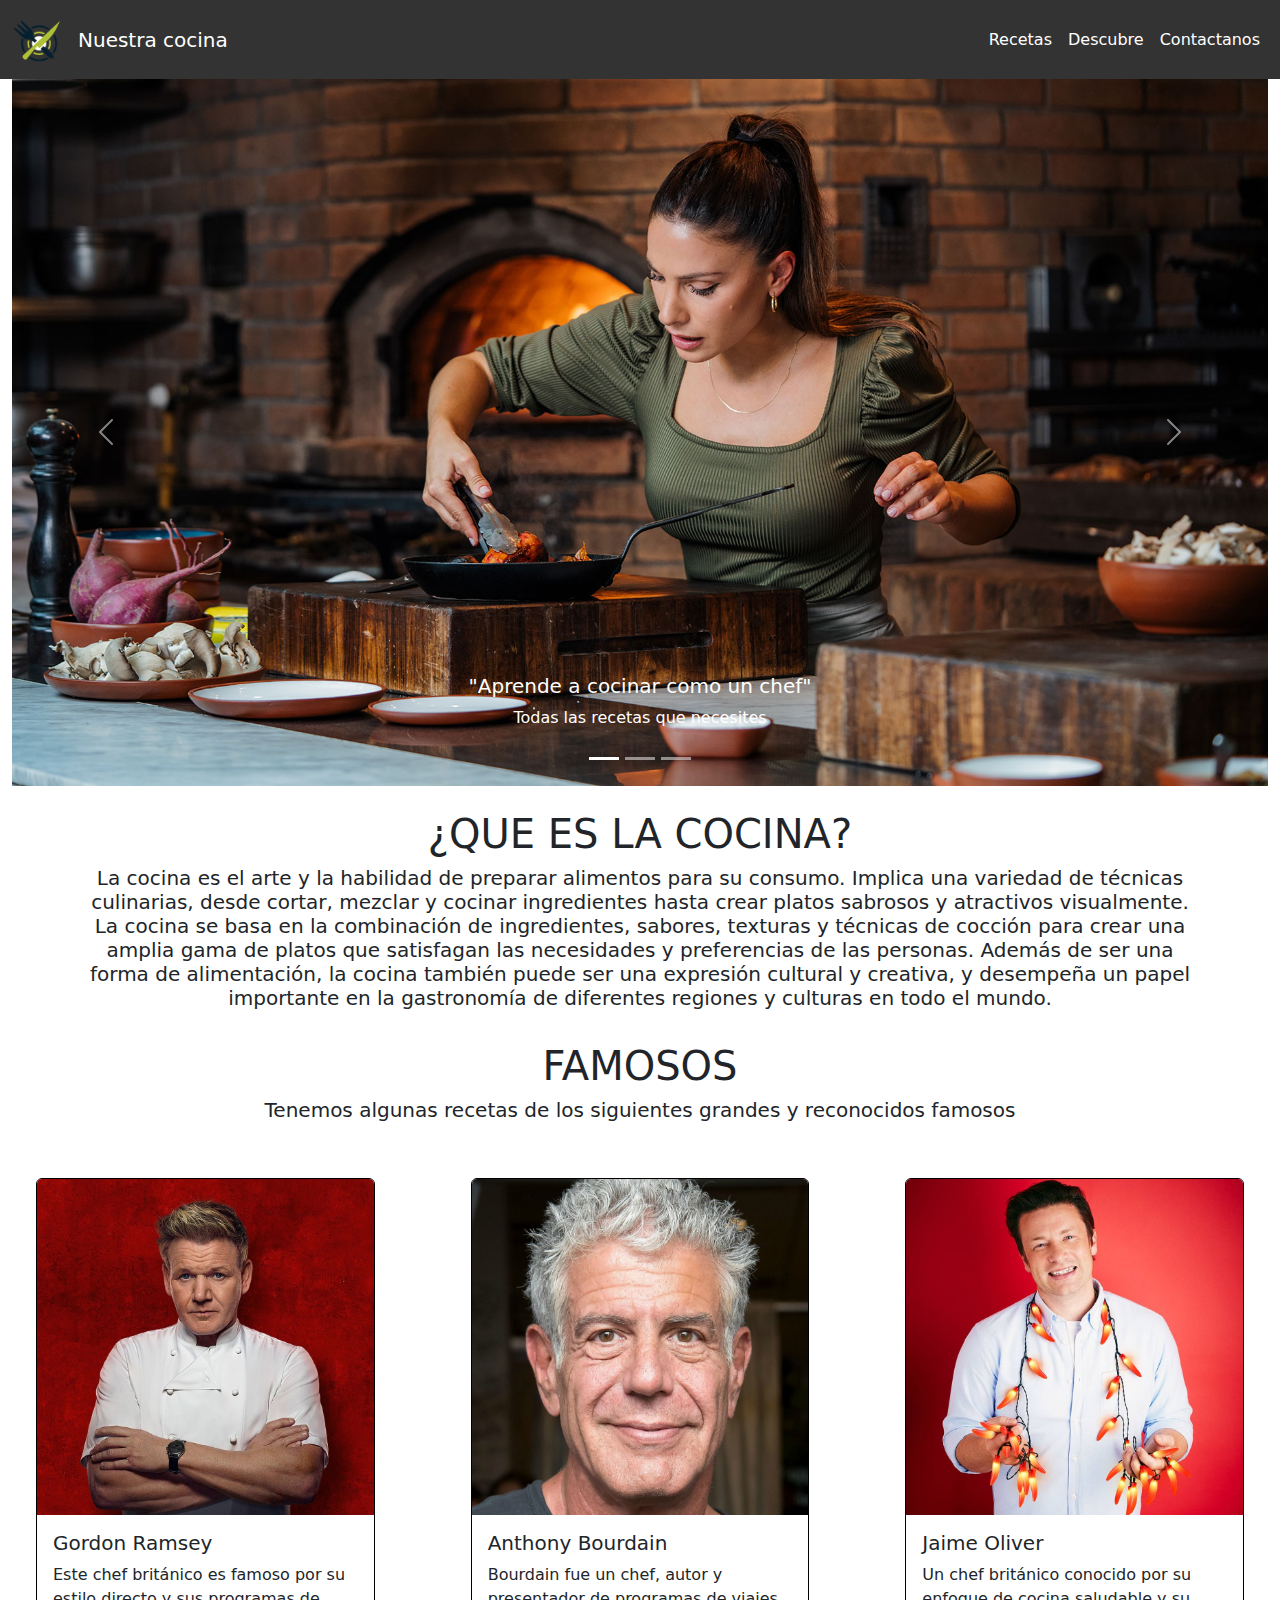
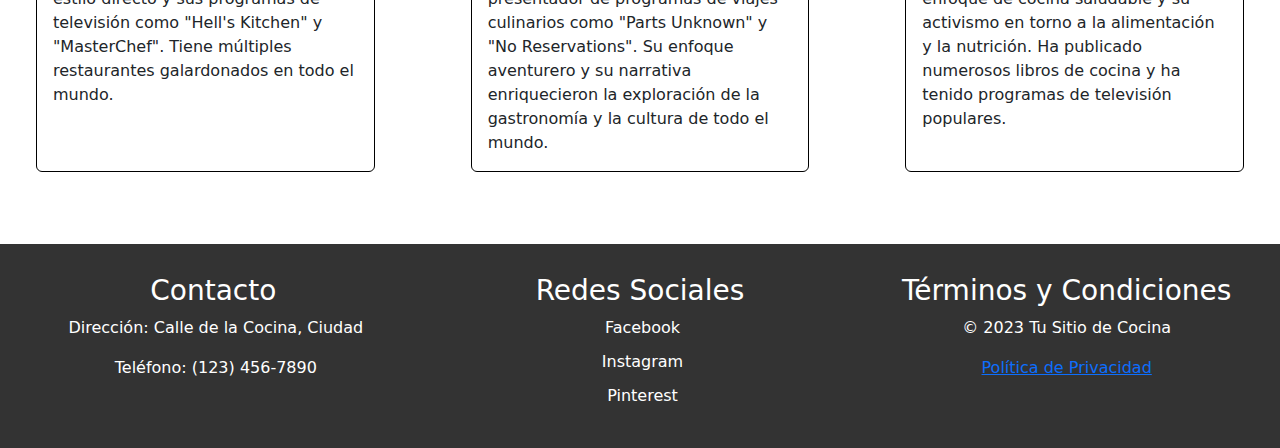
<file: index.html>
<!doctype html>
<html lang="es">
<head>
    <meta charset="UTF-8">
    <meta name="viewport"
          content="width=device-width, user-scalable=no, initial-scale=1.0, maximum-scale=1.0, minimum-scale=1.0">
    <meta http-equiv="X-UA-Compatible" content="ie=edge">
    
    <title>Nuestra cocina</title>
    <!-- AQUÍ SE AGREGAN LOS META QUE SIRVEN PARA EL SEO DE LA PAGINA -->
    
    
    
    <!-- CSS BOOTSTRAP LOCAL (IDEAL) -->
    <link rel="stylesheet" href="assets/css/bootstrap/css/bootstrap.min.css">

    <!-- AQUÍ SE AGREGA LOS CSS PERSONALIZADOS -->
    <link rel="stylesheet" href="assets/css/style.css">
</head>

<!-- Menu -->

<body>
<header>
<nav class="navbar navbar-expand-lg bg-green">
    <div class="container-fluid">
        <a class="navbar-brand" href="#">
            <img src="assets/img/logo1.png" alt="Logo" width="50" height="50" class="d-inline-block align-text-top"></a>
        <a class="navbar-brand " href="index.html">Nuestra cocina</a>
        <button class="navbar-toggler custom-white-icon" type="button" data-bs-toggle="collapse" data-bs-target="#navbarSupportedContent" aria-controls="navbarSupportedContent" aria-expanded="false" aria-label="Toggle navigation">
            <span class="navbar-toggler-icon custom-white-icon"></span>
        </button>
        <div class="collapse navbar-collapse" id="navbarSupportedContent">
            <ul class="navbar-nav ms-auto mb-2 mb-lg-0">
                <li class="nav-item">
                    <a class="nav-link active text-white" aria-current="page" href="imagenes.html">Recetas</a>
                </li>
                <li class="nav-item">
                    <a class="nav-link text-white" href="recetas.html">Descubre</a>
                </li>
                <li class="nav-item">
                    <a class="nav-link text-white" href="contacto.html">Contactanos</a>
                </li>
            </ul>
        </div>
    </div>
</nav>
</header>

<!-- CARRUSEL -->
<div class="container-fluid">
<div id="carouselExampleCaptions" class="carousel slide">
    <div class="carousel-indicators">
        <button type="button" data-bs-target="#carouselExampleCaptions" data-bs-slide-to="0" class="active" aria-current="true" aria-label="Slide 1"></button>
        <button type="button" data-bs-target="#carouselExampleCaptions" data-bs-slide-to="1" aria-label="Slide 2"></button>
        <button type="button" data-bs-target="#carouselExampleCaptions" data-bs-slide-to="2" aria-label="Slide 3"></button>
    </div>
    <div class="carousel-inner">
        <div class="carousel-item active">
            <img src="assets/img/portada.jpg" class="d-block w-100 mmx-auto" alt="...">
            <div class="carousel-caption d-none d-md-block">

                <h5>"Aprende a cocinar como un chef"</h5>
                <p>Todas las recetas que necesites</p>
            </div>
        </div>
        <div class="carousel-item">
            <img src="assets/img/portada1.jpg" class="d-block w-100 mx-auto" alt="...">
            <div class="carousel-caption d-none d-md-block">

                <h5>"Recetas nuevas todos los dias"</h5>
                <p>De tus chefs favoritos</p>
            </div>
        </div>
        <div class="carousel-item">
            <img src="assets/img/portada2.jpg" class="d-block w-100 mx-auto" alt="...">
            <div class="carousel-caption d-none d-md-block">

                <h5>"Aprende desde cero"</h5>
                <p>Te daremos todos los ingredientes</p>
            </div>
        </div>
    </div>
    <button class="carousel-control-prev" type="button" data-bs-target="#carouselExampleCaptions" data-bs-slide="prev">
        <span class="carousel-control-prev-icon" aria-hidden="true"></span>
        <span class="visually-hidden">Previous</span>
    </button>
    <button class="carousel-control-next" type="button" data-bs-target="#carouselExampleCaptions" data-bs-slide="next">
        <span class="carousel-control-next-icon" aria-hidden="true"></span>
        <span class="visually-hidden">Next</span>
    </button>
</div>
</div>


<!-- Informacion -->

<br>
<div class="container text-lg-center">
<h1>¿QUE ES LA COCINA?</h1>
<h5>La cocina es el arte y la habilidad de preparar alimentos para su consumo. Implica una variedad de técnicas culinarias, desde cortar, mezclar y cocinar ingredientes hasta crear platos sabrosos y atractivos visualmente. La cocina se basa en la combinación de ingredientes, sabores, texturas y técnicas de cocción para crear una amplia gama de platos que satisfagan las necesidades y preferencias de las personas. Además de ser una forma de alimentación, la cocina también puede ser una expresión cultural y creativa, y desempeña un papel importante en la gastronomía de diferentes regiones y culturas en todo el mundo.</h5>
</div>
<br>

<!-- Famosos -->

<div class="container text-lg-center">
    <h1>FAMOSOS</h1>
    <h5>Tenemos algunas recetas de los siguientes grandes y reconocidos famosos</h5>
</div>

<div class="row row-cols-1 row-cols-md-3 g-4">
    <div class="col p-5">
        <div class="card border-black h-100">
            <img src="assets/img/gordon.jpg" class="card-img-top" alt="...">
            <div class="card-body">
                <h5 class="card-title">Gordon Ramsey</h5>
                <p class="card-text">Este chef británico es famoso por su estilo directo y sus programas de televisión como "Hell's Kitchen" y "MasterChef". Tiene múltiples restaurantes galardonados en todo el mundo.</p>

            </div>
        </div>
    </div>

    <div class="col p-5">
        <div class="card border-black h-100">
            <img src="assets/img/tipo1.jpg" class="card-img-top" alt="...">
            <div class="card-body">
                <h5 class="card-title">Anthony Bourdain</h5>
                <p class="card-text">Bourdain fue un chef, autor y presentador de programas de viajes culinarios como "Parts Unknown" y "No Reservations". Su enfoque aventurero y su narrativa enriquecieron la exploración de la gastronomía y la cultura de todo el mundo.</p>
            </div>
        </div>
    </div>

    <div class="col p-5">
        <div class="card border-black h-100">
            <img src="assets/img/tipo2.jpg" class="card-img-top" alt="...">
            <div class="card-body">
                <h5 class="card-title">Jaime Oliver</h5>
                <p class="card-text">Un chef británico conocido por su enfoque de cocina saludable y su activismo en torno a la alimentación y la nutrición. Ha publicado numerosos libros de cocina y ha tenido programas de televisión populares.</p>
            </div>
        </div>
    </div>
</div>

<br>

<!-- parte inferior -->



    <!-- FIN DEL CONTENIDO DE LA WEB-->
    
    <!-- AQUÍ SE AGREGAN LOS JS PERSONALIZADOS -->

    <!-- JS BOOTSTRAP LOCAL (IDEAL)-->
    <script src="assets/js/bootstrap/js/bootstrap.bundle.min.js"></script>
</body>
<div class="container-global1">
    <footer>
        <div class="footer-content">
            <div class="contact-info">
                <h3>Contacto</h3>
                <p><i class="fas fa-map-marker-alt"></i> Dirección: Calle de la Cocina, Ciudad</p>
                <p><i class="fas fa-phone"></i> Teléfono: (123) 456-7890</p>
            </div>
            <div class="social-media">
                <h3>Redes Sociales</h3>
                <a href="https://www.facebook.com"><i class="fab fa-facebook"></i> Facebook</a>
                <a href="https://www.instagram.com"><i class="fab fa-instagram"></i> Instagram</a>
                <a href="https://www.pinterest.com"><i class="fab fa-pinterest"></i> Pinterest</a>
            </div>
            <div class="legal-info">
                <h3>Términos y Condiciones</h3>
                <p>© 2023 Tu Sitio de Cocina</p>
                <p><a href="https://docs.google.com/document/d/1N4qWHSq5qyp-2RDHGKJ8KRUHoCc4axzwyCjHVe-6NaQ/edit?usp=sharing">Política de Privacidad</a></p>
            </div>
        </div>
    </footer>
</div>
</html>
</file>
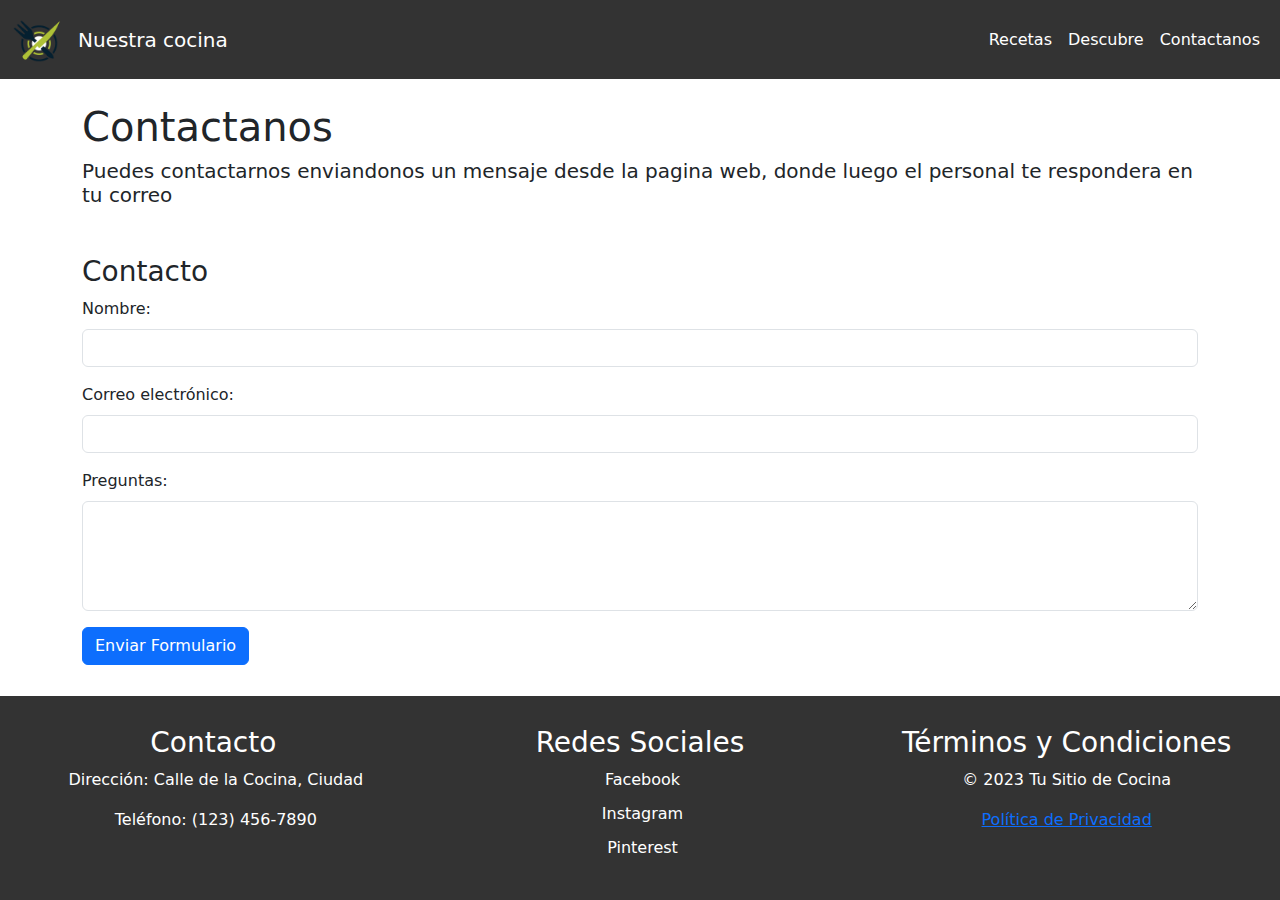
<file: contacto.html>
<!doctype html>
<html lang="es">
<head>
    <meta charset="UTF-8">
    <meta name="viewport"
          content="width=device-width, user-scalable=no, initial-scale=1.0, maximum-scale=1.0, minimum-scale=1.0">
    <meta http-equiv="X-UA-Compatible" content="ie=edge">

    <title>Contacto</title>
    <!-- AQUÍ SE AGREGAN LOS META QUE SIRVEN PARA EL SEO DE LA PAGINA -->



    <!-- CSS BOOTSTRAP LOCAL (IDEAL) -->
    <link rel="stylesheet" href="assets/css/bootstrap/css/bootstrap.min.css">

    <!-- AQUÍ SE AGREGA LOS CSS PERSONALIZADOS -->
    <link rel="stylesheet" href="assets/css/style.css">

</head>

<!-- Menu -->

<body>
<header>
    <nav class="navbar navbar-expand-lg bg-green">
        <div class="container-fluid">
            <a class="navbar-brand" href="#">
                <img src="assets/img/logo1.png" alt="Logo" width="50" height="50" class="d-inline-block align-text-top"></a>
            <a class="navbar-brand " href="index.html">Nuestra cocina</a>
            <button class="navbar-toggler custom-white-icon" type="button" data-bs-toggle="collapse" data-bs-target="#navbarSupportedContent" aria-controls="navbarSupportedContent" aria-expanded="false" aria-label="Toggle navigation">
                <span class="navbar-toggler-icon custom-white-icon"></span>
            </button>
            <div class="collapse navbar-collapse" id="navbarSupportedContent">
                <ul class="navbar-nav ms-auto mb-2 mb-lg-0">
                    <li class="nav-item">
                        <a class="nav-link active text-white" aria-current="page" href="imagenes.html">Recetas</a>
                    </li>
                    <li class="nav-item">
                        <a class="nav-link text-white" href="recetas.html">Descubre</a>
                    </li>
                    <li class="nav-item">
                        <a class="nav-link text-white" href="contacto.html">Contactanos</a>
                    </li>
                </ul>
            </div>
        </div>
    </nav>
</header>



<br>
<div class="container">
    <h1>Contactanos</h1>
    <h5>
        Puedes contactarnos enviandonos un mensaje desde la pagina web, donde luego el personal te respondera en tu correo

    </h5>
</div>

<div class="container mt-5">
    <h3>Contacto</h3>
    <form action="procesar_formulario.php" method="post">
        <div class="mb-3">
            <label for="nombre" class="form-label">Nombre:</label>
            <input type="text" class="form-control" id="nombre" name="nombre" required>
        </div>
        <div class="mb-3">
            <label for="correo" class="form-label">Correo electrónico:</label>
            <input type="email" class="form-control" id="correo" name="correo" required>
        </div>
        <div class="mb-3">
            <label for="preguntas" class="form-label">Preguntas:</label>
            <textarea class="form-control" id="preguntas" name="preguntas" rows="4" required></textarea>
        </div>

        <!-- Button trigger modal -->
        <button type="button" class="btn btn-primary" data-bs-toggle="modal" data-bs-target="#exampleModal">  Enviar Formulario
    </button>

        <!-- Modal -->
        <div class="modal fade" id="exampleModal" tabindex="-1" aria-labelledby="exampleModalLabel" aria-hidden="true">
            <div class="modal-dialog">
                <div class="modal-content">
                    <div class="modal-header">
                        <h1 class="modal-title fs-5" id="exampleModalLabel">¡Gracias por su opinion!</h1>
                        <button type="button" class="btn-close" data-bs-dismiss="modal" aria-label="Close"></button>
                    </div>
                    <div class="modal-body">
                        Muy pronto lo atenderemos
                     </div>
                    <div class="modal-footer">
                        <button type="button" class="btn btn-secondary" data-bs-dismiss="modal">Cerrar</button>
                    </div>
                </div>
            </div>
        </div>

    </form>
</div>

<br>

<!-- parte inferior -->





<!-- FIN DEL CONTENIDO DE LA WEB-->

<!-- AQUÍ SE AGREGAN LOS JS PERSONALIZADOS -->

<!-- JS BOOTSTRAP LOCAL (IDEAL)-->
<script src="assets/js/bootstrap/js/bootstrap.bundle.min.js"></script>

</body>
<div class="container-global">
    <footer>
        <div class="footer-content">
            <div class="contact-info">
                <h3>Contacto</h3>
                <p><i class="fas fa-map-marker-alt"></i> Dirección: Calle de la Cocina, Ciudad</p>
                <p><i class="fas fa-phone"></i> Teléfono: (123) 456-7890</p>
            </div>
            <div class="social-media">
                <h3>Redes Sociales</h3>
                <a href="https://www.facebook.com"><i class="fab fa-facebook"></i> Facebook</a>
                <a href="https://www.instagram.com"><i class="fab fa-instagram"></i> Instagram</a>
                <a href="https://www.pinterest.com"><i class="fab fa-pinterest"></i> Pinterest</a>
            </div>
            <div class="legal-info">
                <h3>Términos y Condiciones</h3>
                <p>© 2023 Tu Sitio de Cocina</p>
                <p><a href="https://docs.google.com/document/d/1N4qWHSq5qyp-2RDHGKJ8KRUHoCc4axzwyCjHVe-6NaQ/edit?usp=sharing">Política de Privacidad</a></p>
            </div>
        </div>
    </footer>
</div>
</html>
</file>
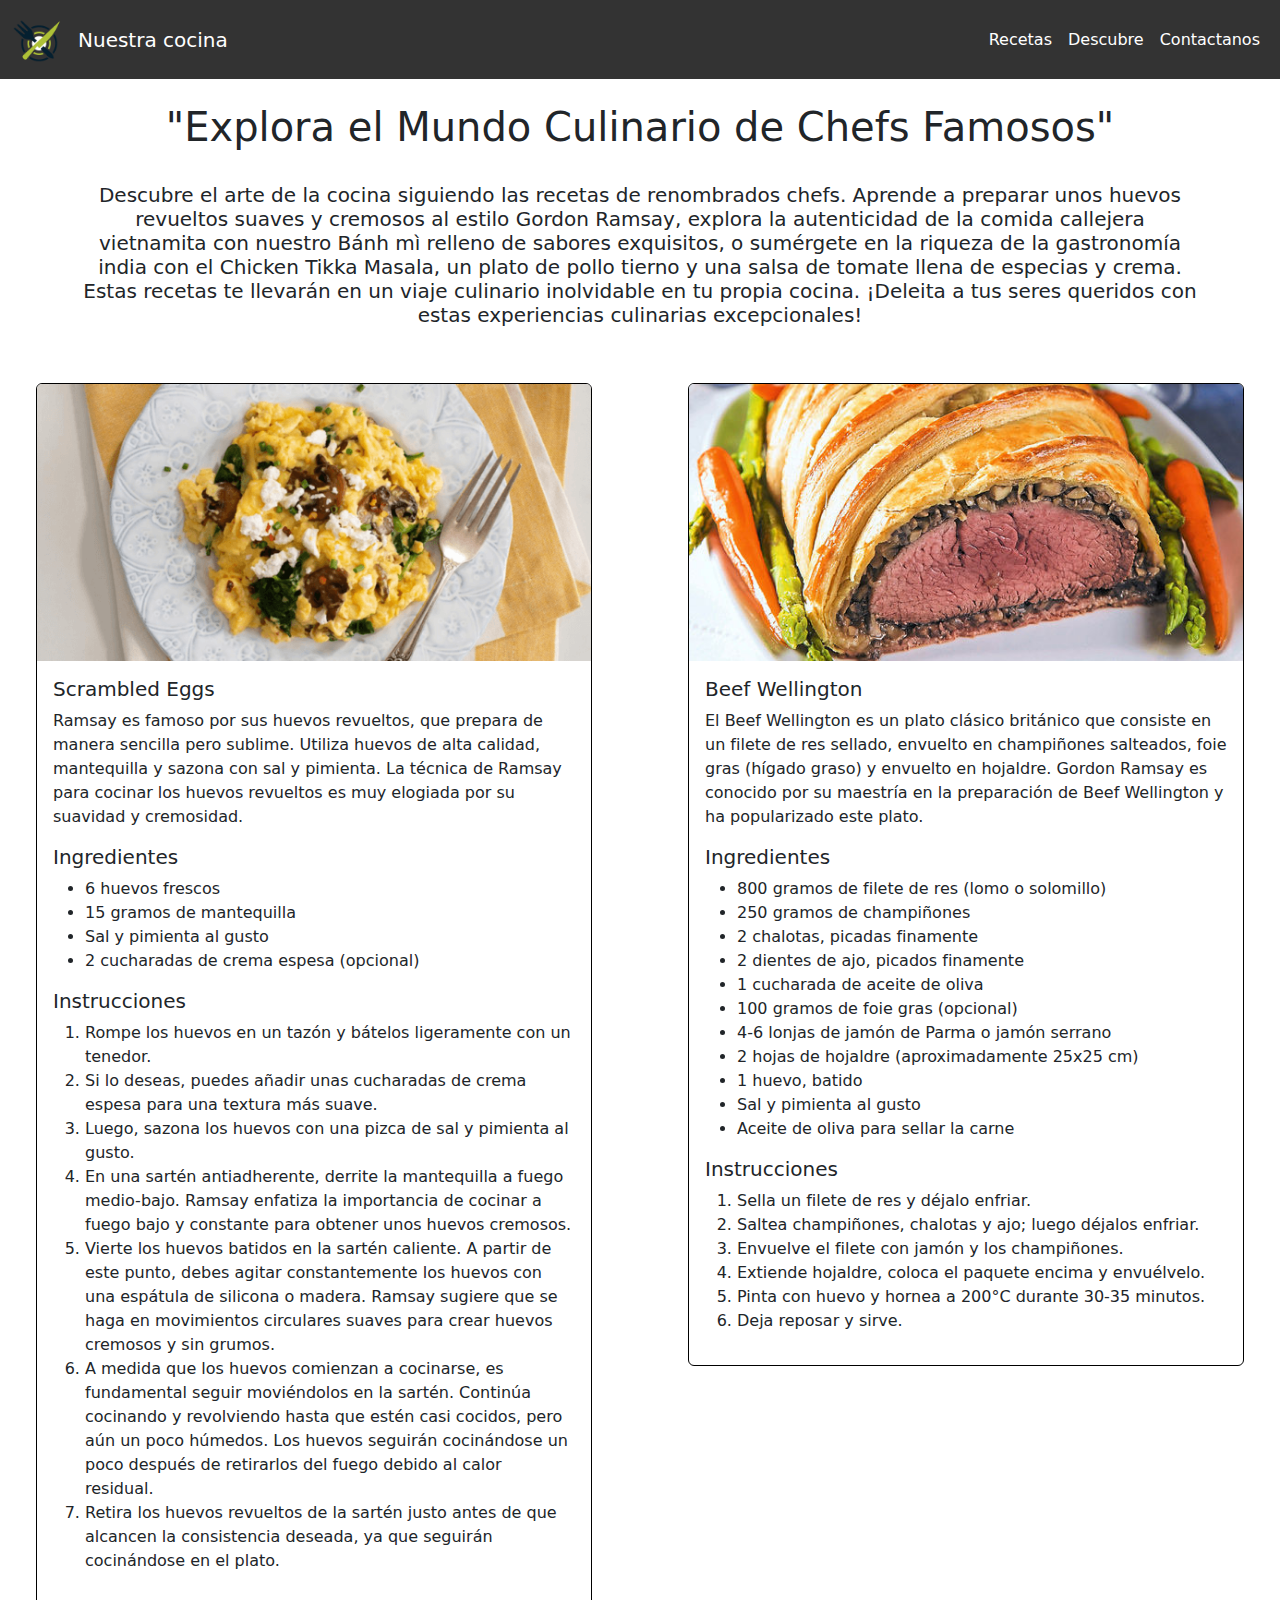
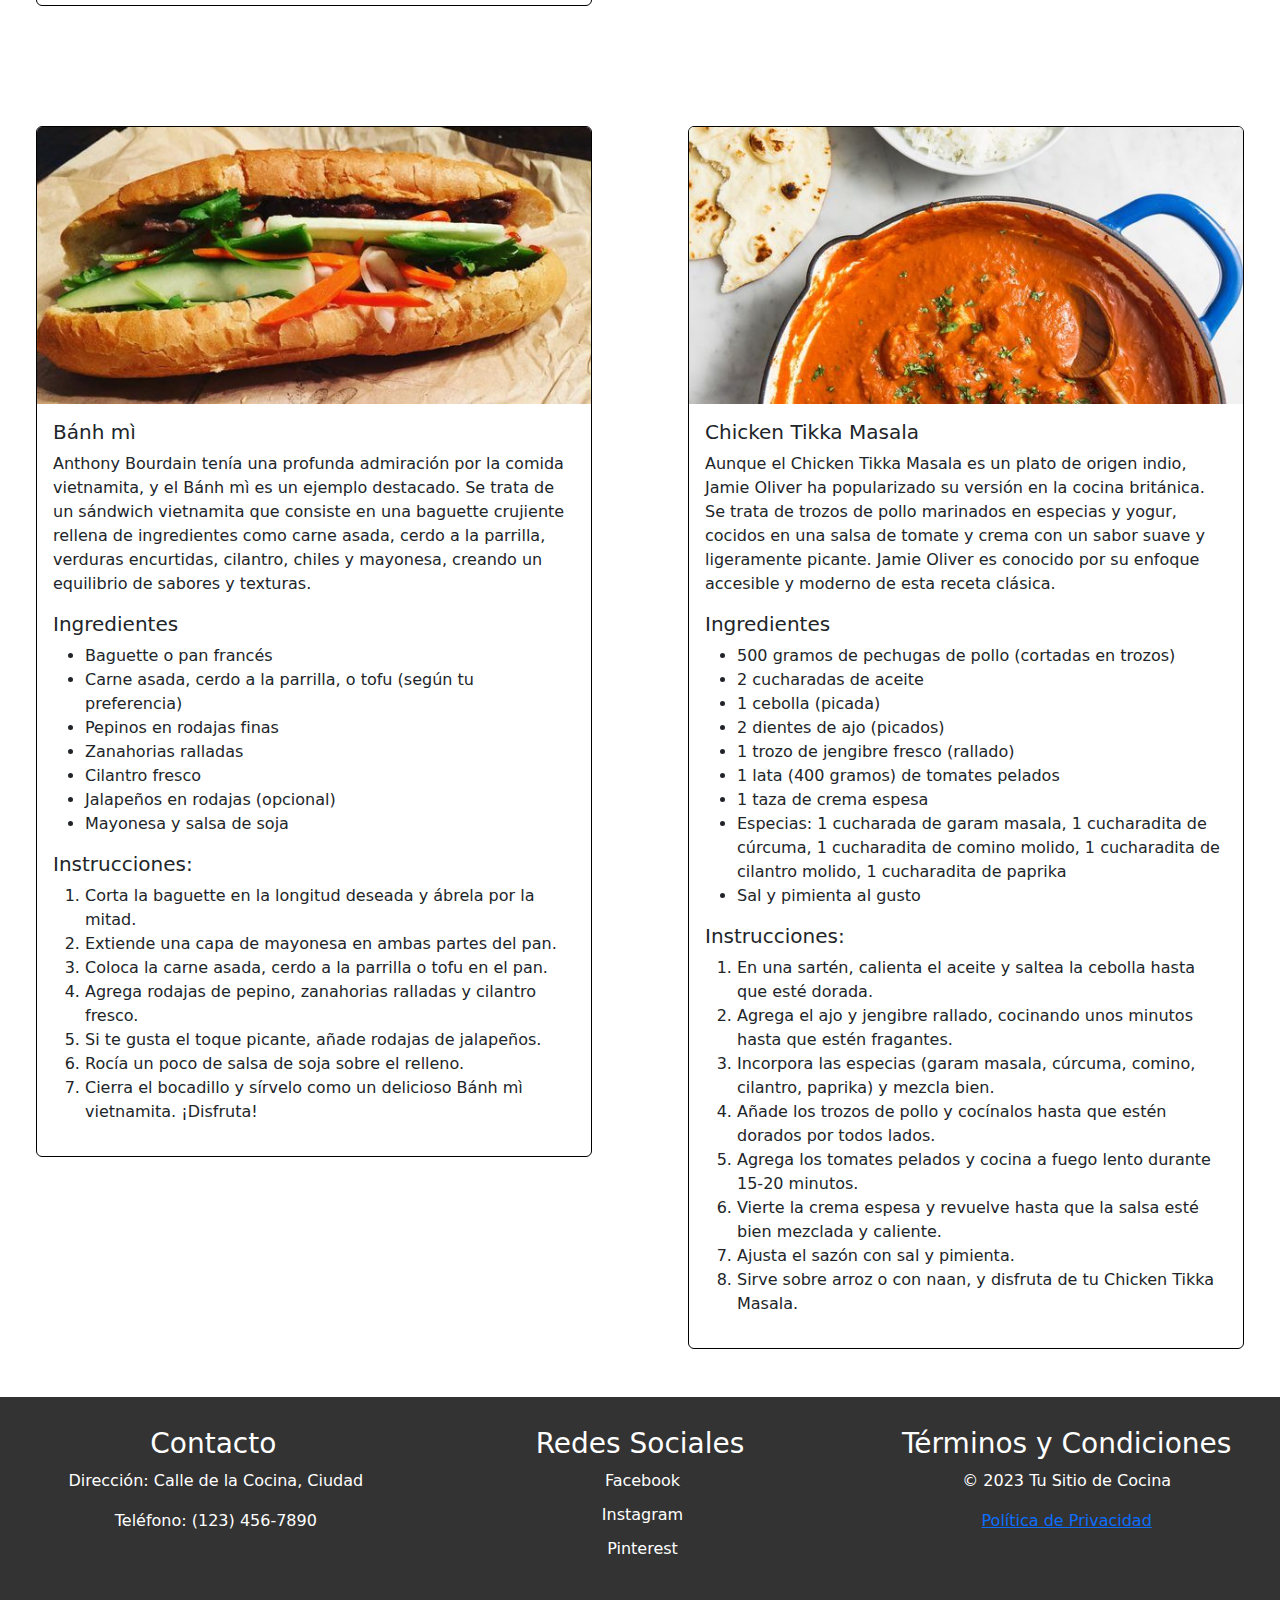
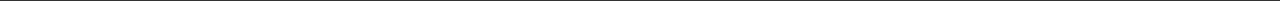
<file: imagenes.html>
<!doctype html>
<html lang="es">
<head>
    <meta charset="UTF-8">
    <meta name="viewport"
          content="width=device-width, user-scalable=no, initial-scale=1.0, maximum-scale=1.0, minimum-scale=1.0">
    <meta http-equiv="X-UA-Compatible" content="ie=edge">

    <title>Imagenes</title>
    <!-- AQUÍ SE AGREGAN LOS META QUE SIRVEN PARA EL SEO DE LA PAGINA -->



    <!-- CSS BOOTSTRAP LOCAL (IDEAL) -->
    <link rel="stylesheet" href="assets/css/bootstrap/css/bootstrap.min.css">

    <!-- AQUÍ SE AGREGA LOS CSS PERSONALIZADOS -->
    <link rel="stylesheet" href="assets/css/style.css">

</head>

<!-- Menu -->

<body>
<header>
    <nav class="navbar navbar-expand-lg bg-green">
        <div class="container-fluid">
            <a class="navbar-brand" href="#">
                <img src="assets/img/logo1.png" alt="Logo" width="50" height="50" class="d-inline-block align-text-top"></a>
            <a class="navbar-brand " href="index.html">Nuestra cocina</a>
            <button class="navbar-toggler custom-white-icon" type="button" data-bs-toggle="collapse" data-bs-target="#navbarSupportedContent" aria-controls="navbarSupportedContent" aria-expanded="false" aria-label="Toggle navigation">
                <span class="navbar-toggler-icon custom-white-icon"></span>
            </button>
            <div class="collapse navbar-collapse" id="navbarSupportedContent">
                <ul class="navbar-nav ms-auto mb-2 mb-lg-0">
                    <li class="nav-item">
                        <a class="nav-link active text-white" aria-current="page" href="imagenes.html">Recetas</a>
                    </li>
                    <li class="nav-item">
                        <a class="nav-link text-white" href="recetas.html">Descubre</a>
                    </li>
                    <li class="nav-item">
                        <a class="nav-link text-white" href="contacto.html">Contactanos</a>
                    </li>
                </ul>
            </div>
        </div>
    </nav>
</header>



<br>
<div class="container text-lg-center">
    <h1>"Explora el Mundo Culinario de Chefs Famosos"</h1>
    <br>
    <h5>Descubre el arte de la cocina siguiendo las recetas de renombrados chefs. Aprende a preparar unos huevos revueltos suaves y cremosos al estilo Gordon Ramsay, explora la autenticidad de la comida callejera vietnamita con nuestro Bánh mì relleno de sabores exquisitos, o sumérgete en la riqueza de la gastronomía india con el Chicken Tikka Masala, un plato de pollo tierno y una salsa de tomate llena de especias y crema. Estas recetas te llevarán en un viaje culinario inolvidable en tu propia cocina. ¡Deleita a tus seres queridos con estas experiencias culinarias excepcionales!</h5>
</div>


<div class="row row-cols-1 row-cols-md-2 g-4">
    <div class="col p-5">
        <div class="card border-black">
            <img src="assets/img/huevo.png" class="card-img-top" alt="...">
            <div class="card-body">
                <h5 class="card-title">Scrambled Eggs</h5>
                <p class="card-text">Ramsay es famoso por sus huevos revueltos, que prepara de manera sencilla pero sublime. Utiliza huevos de alta calidad, mantequilla y sazona con sal y pimienta. La técnica de Ramsay para cocinar los huevos revueltos es muy elogiada por su suavidad y cremosidad.</p>
                <h5 class="card-text">Ingredientes</h5>
                <ul>
                    <li>6 huevos frescos</li>
                    <li>15 gramos de mantequilla</li>
                    <li>Sal y pimienta al gusto</li>
                    <li>2 cucharadas de crema espesa (opcional)</li>
                </ul>
                <h5 class="card-text">Instrucciones</h5>
                <ol>
                    <li>Rompe los huevos en un tazón y bátelos ligeramente con un tenedor.</li>
                    <li>Si lo deseas, puedes añadir unas cucharadas de crema espesa para una textura más suave.</li>
                    <li>Luego, sazona los huevos con una pizca de sal y pimienta al gusto.</li>
                    <li>En una sartén antiadherente, derrite la mantequilla a fuego medio-bajo. Ramsay enfatiza la importancia de cocinar a fuego bajo y constante para obtener unos huevos cremosos.</li>
                    <li>Vierte los huevos batidos en la sartén caliente. A partir de este punto, debes agitar constantemente los huevos con una espátula de silicona o madera. Ramsay sugiere que se haga en movimientos circulares suaves para crear huevos cremosos y sin grumos.</li>
                    <li>A medida que los huevos comienzan a cocinarse, es fundamental seguir moviéndolos en la sartén. Continúa cocinando y revolviendo hasta que estén casi cocidos, pero aún un poco húmedos. Los huevos seguirán cocinándose un poco después de retirarlos del fuego debido al calor residual.</li>
                    <li>Retira los huevos revueltos de la sartén justo antes de que alcancen la consistencia deseada, ya que seguirán cocinándose en el plato.</li>
                </ol>
            </div>
        </div>
    </div>

    <div class="col p-5">
        <div class="card border-black">
            <img src="assets/img/beef.png" class="card-img-top" alt="...">
            <div class="card-body">
                <h5 class="card-title">Beef Wellington</h5>
                <p class="card-text">El Beef Wellington es un plato clásico británico que consiste en un filete de res sellado, envuelto en champiñones salteados, foie gras (hígado graso) y envuelto en hojaldre. Gordon Ramsay es conocido por su maestría en la preparación de Beef Wellington y ha popularizado este plato.</p>
                <h5 class="card-text">Ingredientes</h5>
                <ul>
                    <li>800 gramos de filete de res (lomo o solomillo)</li>
                    <li>250 gramos de champiñones</li>
                    <li>2 chalotas, picadas finamente</li>
                    <li>2 dientes de ajo, picados finamente</li>
                    <li>1 cucharada de aceite de oliva</li>
                    <li>100 gramos de foie gras (opcional)</li>
                    <li>4-6 lonjas de jamón de Parma o jamón serrano</li>
                    <li>2 hojas de hojaldre (aproximadamente 25x25 cm)</li>
                    <li>1 huevo, batido</li>
                    <li>Sal y pimienta al gusto</li>
                    <li>Aceite de oliva para sellar la carne</li>
                </ul>
                <h5 class="card-text">Instrucciones</h5>
                <ol>
                    <li>Sella un filete de res y déjalo enfriar.</li>
                    <li>Saltea champiñones, chalotas y ajo; luego déjalos enfriar.</li>
                    <li>Envuelve el filete con jamón y los champiñones.</li>
                    <li>Extiende hojaldre, coloca el paquete encima y envuélvelo.</li>
                    <li>Pinta con huevo y hornea a 200°C durante 30-35 minutos.</li>
                    <li>Deja reposar y sirve.</li>
                </ol>
            </div>
        </div>
    </div>

    <div class="col p-5">
        <div class="card border-black">
            <img src="assets/img/banh.jpg" class="card-img-top" alt="...">
            <div class="card-body">
                <h5 class="card-title">Bánh mì</h5>
                <p class="card-text">Anthony Bourdain tenía una profunda admiración por la comida vietnamita, y el Bánh mì es un ejemplo destacado. Se trata de un sándwich vietnamita que consiste en una baguette crujiente rellena de ingredientes como carne asada, cerdo a la parrilla, verduras encurtidas, cilantro, chiles y mayonesa, creando un equilibrio de sabores y texturas.</p>
                <h5 class="card-text">Ingredientes</h5>
                <ul>
                    <li>Baguette o pan francés</li>
                    <li>Carne asada, cerdo a la parrilla, o tofu (según tu preferencia)</li>
                    <li>Pepinos en rodajas finas</li>
                    <li>Zanahorias ralladas</li>
                    <li>Cilantro fresco</li>
                    <li>Jalapeños en rodajas (opcional)</li>
                    <li>Mayonesa y salsa de soja</li>
                </ul>
                <h5 class="card-text">Instrucciones:</h5>
                <ol>
                    <li>Corta la baguette en la longitud deseada y ábrela por la mitad.</li>
                    <li>Extiende una capa de mayonesa en ambas partes del pan.</li>
                    <li>Coloca la carne asada, cerdo a la parrilla o tofu en el pan.</li>
                    <li>Agrega rodajas de pepino, zanahorias ralladas y cilantro fresco.</li>
                    <li>Si te gusta el toque picante, añade rodajas de jalapeños.</li>
                    <li>Rocía un poco de salsa de soja sobre el relleno.</li>
                    <li>Cierra el bocadillo y sírvelo como un delicioso Bánh mì vietnamita. ¡Disfruta!</li>
                </ol>
            </div>
        </div>
    </div>

    <div class="col p-5">
        <div class="card border-black">
            <img src="assets/img/tikka.jpg" class="card-img-top" alt="...">
            <div class="card-body">
                <h5 class="card-title">Chicken Tikka Masala</h5>
                <p class="card-text">Aunque el Chicken Tikka Masala es un plato de origen indio, Jamie Oliver ha popularizado su versión en la cocina británica. Se trata de trozos de pollo marinados en especias y yogur, cocidos en una salsa de tomate y crema con un sabor suave y ligeramente picante. Jamie Oliver es conocido por su enfoque accesible y moderno de esta receta clásica.</p>
            <h5 class="card-text">Ingredientes</h5>
                <ul>
                    <li>500 gramos de pechugas de pollo (cortadas en trozos)</li>
                    <li>2 cucharadas de aceite</li>
                    <li>1 cebolla (picada)</li>
                    <li>2 dientes de ajo (picados)</li>
                    <li>1 trozo de jengibre fresco (rallado)</li>
                    <li>1 lata (400 gramos) de tomates pelados</li>
                    <li>1 taza de crema espesa</li>
                    <li>Especias: 1 cucharada de garam masala, 1 cucharadita de cúrcuma, 1 cucharadita de comino molido, 1 cucharadita de cilantro molido, 1 cucharadita de paprika</li>
                    <li>Sal y pimienta al gusto</li>
                </ul>
                <h5 class="card-text">Instrucciones:</h5>
                <ol>
                    <li>En una sartén, calienta el aceite y saltea la cebolla hasta que esté dorada.</li>
                    <li>Agrega el ajo y jengibre rallado, cocinando unos minutos hasta que estén fragantes.</li>
                    <li>Incorpora las especias (garam masala, cúrcuma, comino, cilantro, paprika) y mezcla bien.</li>
                    <li>Añade los trozos de pollo y cocínalos hasta que estén dorados por todos lados.</li>
                    <li>Agrega los tomates pelados y cocina a fuego lento durante 15-20 minutos.</li>
                    <li>Vierte la crema espesa y revuelve hasta que la salsa esté bien mezclada y caliente.</li>
                    <li>Ajusta el sazón con sal y pimienta.</li>
                    <li>Sirve sobre arroz o con naan, y disfruta de tu Chicken Tikka Masala.</li>
                </ol>
            </div>
        </div>
    </div>
</div>

<!-- parte inferior -->





<!-- FIN DEL CONTENIDO DE LA WEB-->

<!-- AQUÍ SE AGREGAN LOS JS PERSONALIZADOS -->

<!-- JS BOOTSTRAP LOCAL (IDEAL)-->
<script src="assets/js/bootstrap/js/bootstrap.bundle.min.js"></script>
</body>
<div class="container-global1">
    <footer>
        <div class="footer-content">
            <div class="contact-info">
                <h3>Contacto</h3>
                <p><i class="fas fa-map-marker-alt"></i> Dirección: Calle de la Cocina, Ciudad</p>
                <p><i class="fas fa-phone"></i> Teléfono: (123) 456-7890</p>
            </div>
            <div class="social-media">
                <h3>Redes Sociales</h3>
                <a href="https://www.facebook.com"><i class="fab fa-facebook"></i> Facebook</a>
                <a href="https://www.instagram.com"><i class="fab fa-instagram"></i> Instagram</a>
                <a href="https://www.pinterest.com"><i class="fab fa-pinterest"></i> Pinterest</a>
            </div>
            <div class="legal-info">
                <h3>Términos y Condiciones</h3>
                <p>© 2023 Tu Sitio de Cocina</p>
                <p><a href="https://docs.google.com/document/d/1N4qWHSq5qyp-2RDHGKJ8KRUHoCc4axzwyCjHVe-6NaQ/edit?usp=sharing">Política de Privacidad</a></p>
            </div>
        </div>
    </footer>
</div>
</html>
</file>
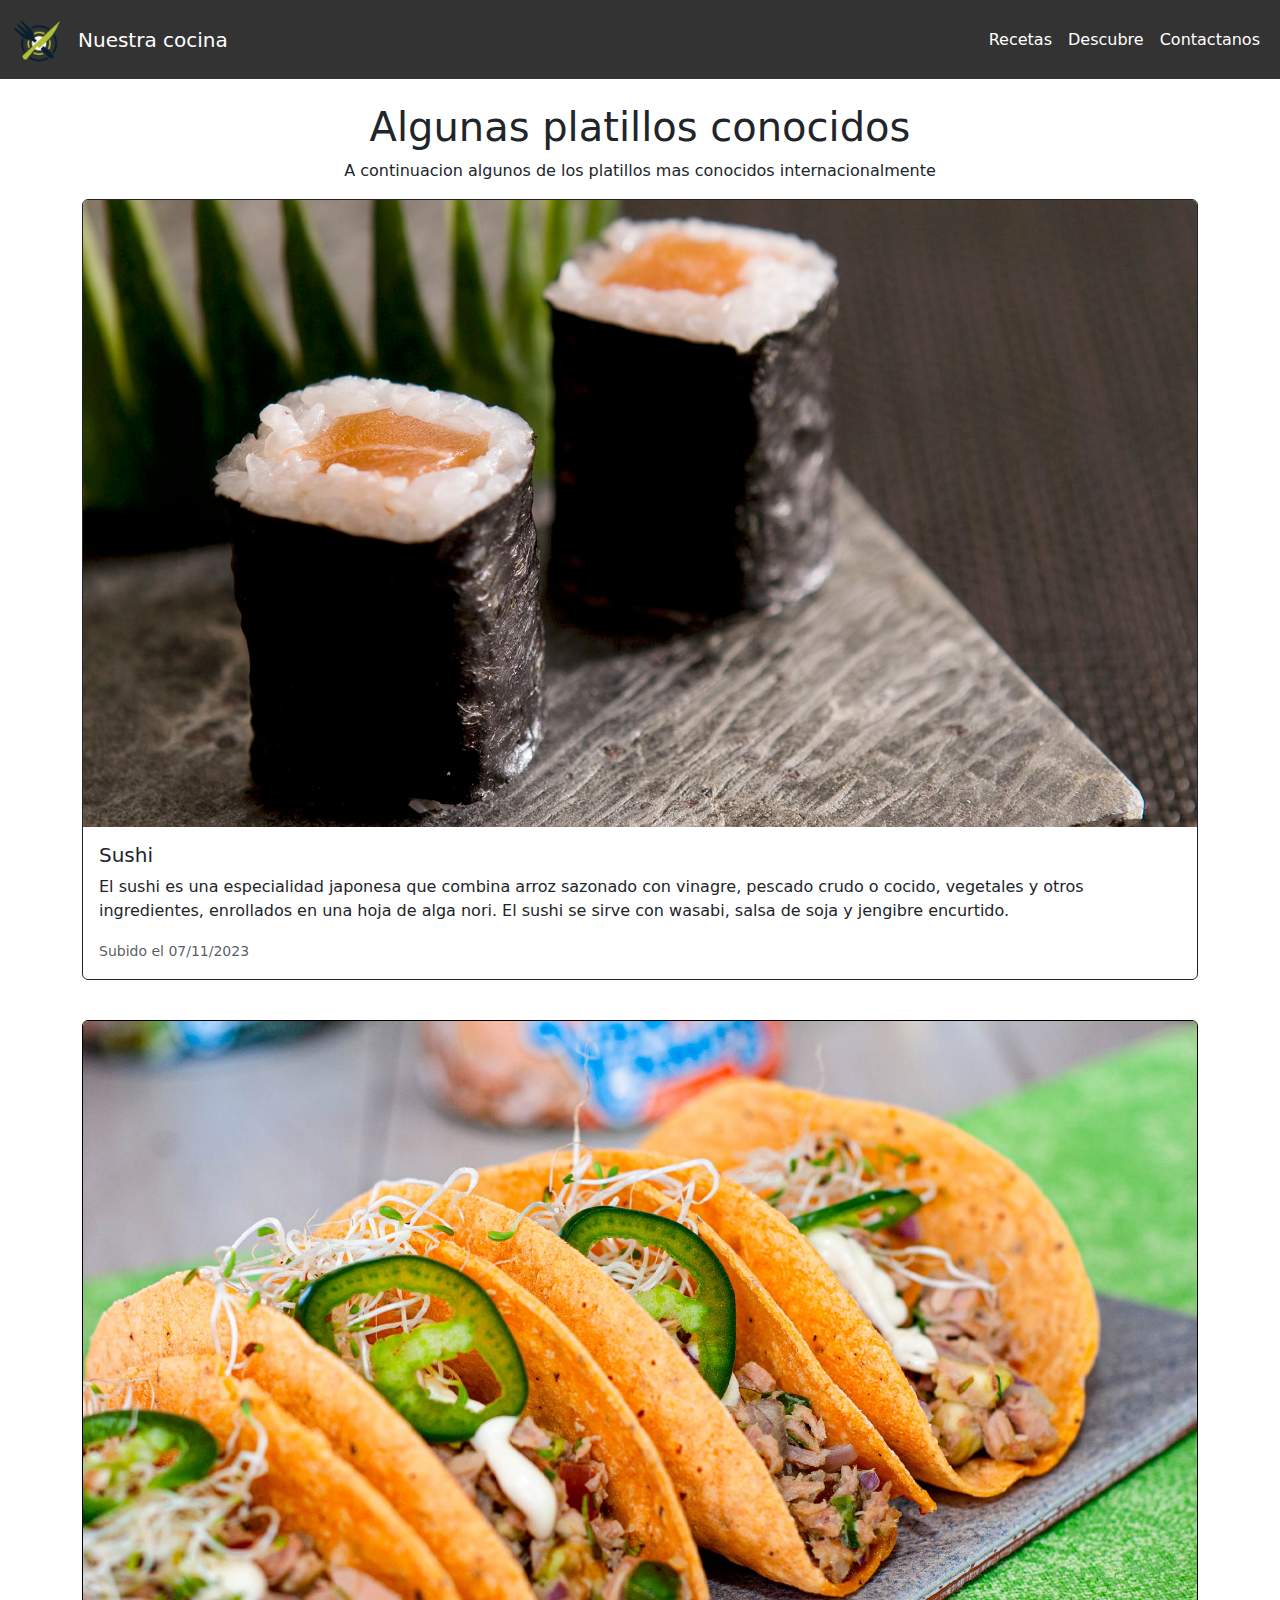
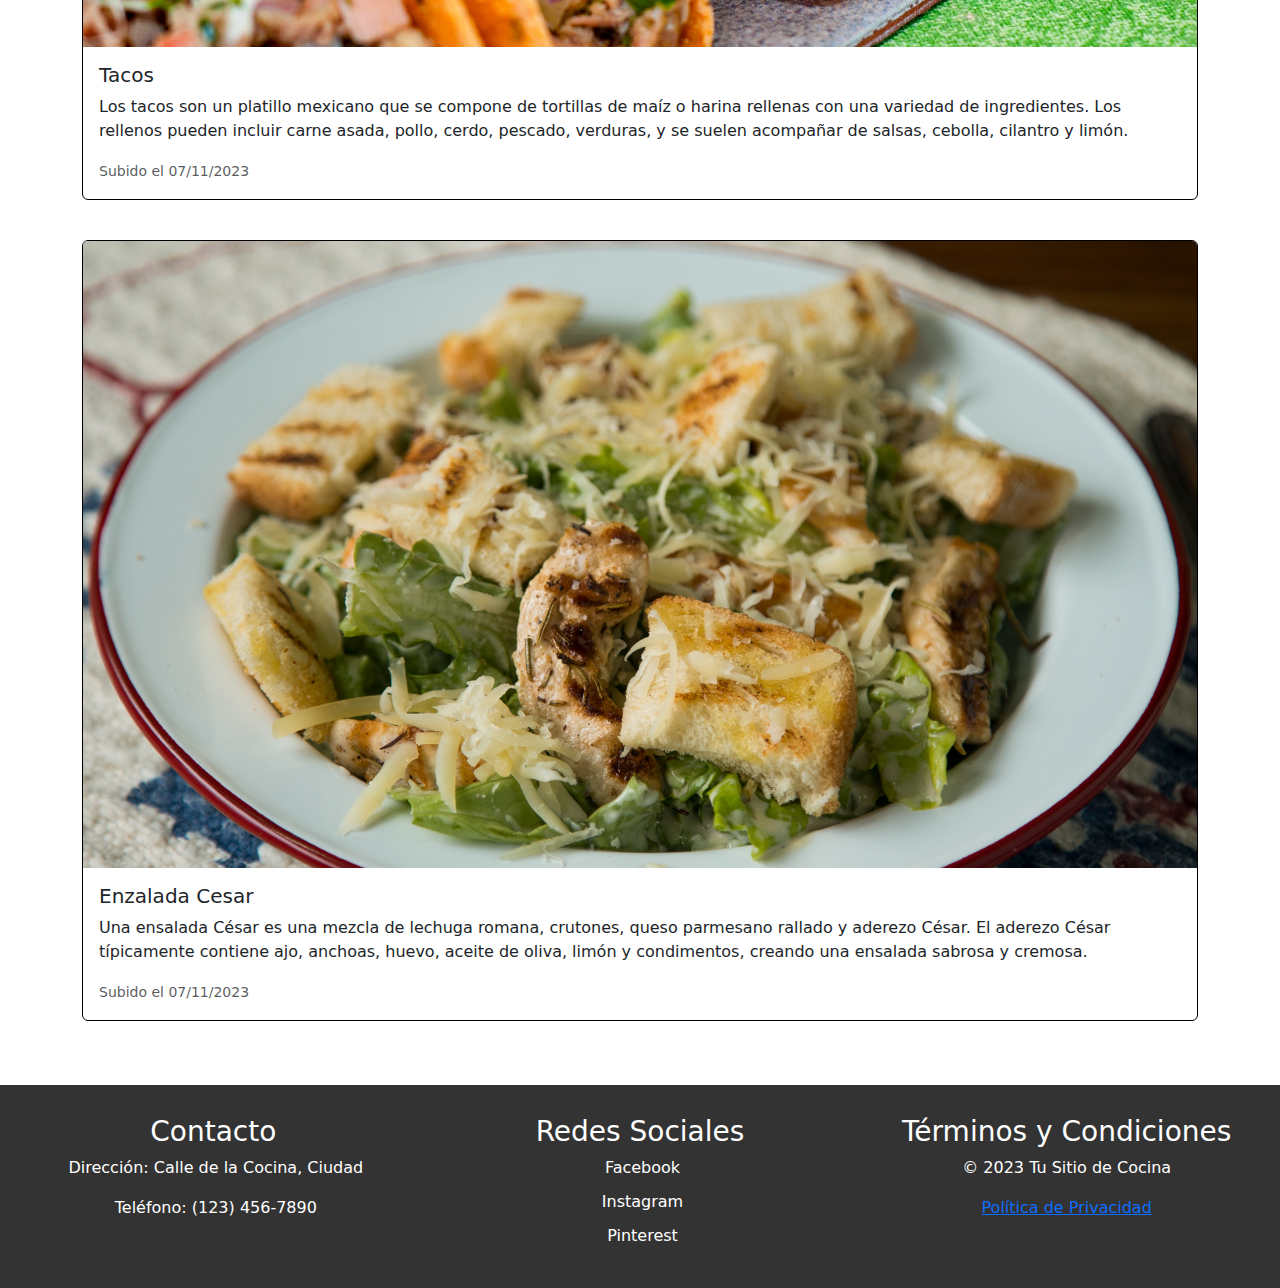
<file: recetas.html>
<!doctype html>
<html lang="es">
<head>
  <meta charset="UTF-8">
  <meta name="viewport"
        content="width=device-width, user-scalable=no, initial-scale=1.0, maximum-scale=1.0, minimum-scale=1.0">
  <meta http-equiv="X-UA-Compatible" content="ie=edge">

  <title>Recetas</title>
  <!-- AQUÍ SE AGREGAN LOS META QUE SIRVEN PARA EL SEO DE LA PAGINA -->



  <!-- CSS BOOTSTRAP LOCAL (IDEAL) -->
  <link rel="stylesheet" href="assets/css/bootstrap/css/bootstrap.min.css">

  <!-- AQUÍ SE AGREGA LOS CSS PERSONALIZADOS -->
  <link rel="stylesheet" href="assets/css/style.css">
</head>

<!-- Menu -->

<body>
<header>
  <nav class="navbar navbar-expand-lg bg-green">
    <div class="container-fluid">
      <a class="navbar-brand" href="#">
        <img src="assets/img/logo1.png" alt="Logo" width="50" height="50" class="d-inline-block align-text-top"></a>
      <a class="navbar-brand " href="index.html">Nuestra cocina</a>
      <button class="navbar-toggler custom-white-icon" type="button" data-bs-toggle="collapse" data-bs-target="#navbarSupportedContent" aria-controls="navbarSupportedContent" aria-expanded="false" aria-label="Toggle navigation">
        <span class="navbar-toggler-icon custom-white-icon"></span>
      </button>
      <div class="collapse navbar-collapse" id="navbarSupportedContent">
        <ul class="navbar-nav ms-auto mb-2 mb-lg-0">
          <li class="nav-item">
            <a class="nav-link active text-white" aria-current="page" href="imagenes.html">Recetas</a>
          </li>
          <li class="nav-item">
            <a class="nav-link text-white" href="recetas.html">Descubre</a>
          </li>
          <li class="nav-item">
            <a class="nav-link text-white" href="contacto.html">Contactanos</a>
          </li>
        </ul>
      </div>
    </div>
  </nav>
</header>

<!-- Recetas -->

<br>

<div class="container text-lg-center">
  <h1>Algunas platillos conocidos</h1>
  <p>A continuacion algunos de los platillos mas conocidos internacionalmente</p>
  </div>
<div class="container">
  <div class="card border-dark  mb-3">
    <img src="assets/img/sushi.jpg" class="card-img-top" alt="...">
    <div class="card-body">
      <h5 class="card-title">Sushi</h5>
      <p class="card-text"> El sushi es una especialidad japonesa que combina arroz sazonado con vinagre, pescado crudo o cocido, vegetales y otros ingredientes, enrollados en una hoja de alga nori. El sushi se sirve con wasabi, salsa de soja y jengibre encurtido.</p>
      <p class="card-text"><small class="text-body-secondary">Subido el 07/11/2023</small></p>
    </div>


  </div>

  <br>

  <div class="card border-black mb-3">
    <img src="assets/img/taco.jpg" class="card-img-top" alt="...">
    <div class="card-body">
      <h5 class="card-title">Tacos</h5>
      <p class="card-text">Los tacos son un platillo mexicano que se compone de tortillas de maíz o harina rellenas con una variedad de ingredientes. Los rellenos pueden incluir carne asada, pollo, cerdo, pescado, verduras, y se suelen acompañar de salsas, cebolla, cilantro y limón.</p>
      <p class="card-text"><small class="text-body-secondary">Subido el 07/11/2023</small></p>
    </div>
  </div>

  <br>

  <div class="card border-black mb-3">
    <img src="assets/img/ensalada.jpg" class="card-img-top" alt="...">
    <div class="card-body">
      <h5 class="card-title">Enzalada Cesar</h5>
      <p class="card-text">Una ensalada César es una mezcla de lechuga romana, crutones, queso parmesano rallado y aderezo César. El aderezo César típicamente contiene ajo, anchoas, huevo, aceite de oliva, limón y condimentos, creando una ensalada sabrosa y cremosa.</p>
      <p class="card-text"><small class="text-body-secondary">Subido el 07/11/2023</small></p>
    </div>
  </div>

  <br>

  <br>


</div>



<!-- FIN DEL CONTENIDO DE LA WEB-->

<!-- AQUÍ SE AGREGAN LOS JS PERSONALIZADOS -->

<!-- JS BOOTSTRAP LOCAL (IDEAL)-->
<script src="assets/js/bootstrap/js/bootstrap.bundle.min.js"></script>
</body>
<div class="container-global1">
  <footer>
    <div class="footer-content">
      <div class="contact-info">
        <h3>Contacto</h3>
        <p><i class="fas fa-map-marker-alt"></i> Dirección: Calle de la Cocina, Ciudad</p>
        <p><i class="fas fa-phone"></i> Teléfono: (123) 456-7890</p>
      </div>
      <div class="social-media">
        <h3>Redes Sociales</h3>
        <a href="https://www.facebook.com"><i class="fab fa-facebook"></i> Facebook</a>
        <a href="https://www.instagram.com"><i class="fab fa-instagram"></i> Instagram</a>
        <a href="https://www.pinterest.com"><i class="fab fa-pinterest"></i> Pinterest</a>
      </div>
      <div class="legal-info">
        <h3>Términos y Condiciones</h3>
        <p>© 2023 Tu Sitio de Cocina</p>
        <p><a href="https://docs.google.com/document/d/1N4qWHSq5qyp-2RDHGKJ8KRUHoCc4axzwyCjHVe-6NaQ/edit?usp=sharing">Política de Privacidad</a></p>
      </div>
    </div>
  </footer>
</div>
</html>
</file>
<file: assets/css/style.css>
.bg-green{
    background-color: #333333;
}
.container-chef{
    width: 1200px;
    height: 600px;
    display: flex;
    justify-content: center;
}
@media (max-width: 1050px) {   .container-chef {     width: 600px;     height: 300px;     /* Otros estilos adicionales si es necesario */   } }

footer {
    background-color: #333;
    color: #fff;
    padding: 20px 0;
    text-align: center;
    position: relative;
    bottom: 0;
    width: 100%;
}

.footer-content {
    display: flex;
    justify-content: space-around;
}
.contact-info, .social-media, .legal-info {
    flex: 1;
    padding: 10px;
}
.contact-info i, .social-media i {
    margin-right: 5px;
}
.social-media a {
    color: #fff;
    text-decoration: none;
    display: block;
    margin-bottom: 10px;
}
.social-media a:hover {
    text-decoration: underline;
}
.navbar-brand {
    color: white;
    text-decoration: none;
    transition: color 0.3s;
}


.navbar-brand:hover {
    color: yellow;
}

.nav-item:hover{
    color: yellow;
}


.carousel-item{
    max-height: 800px;
}


.custom-white-icon{
    background-color: #fff;
}

.container-global{
    position: absolute;
    left: 0;
    bottom: 0;
    width: 100%;
}

.container-global1{
    position: relative;
    left: 0;
    bottom: 0;
    width: 100%;
}
</file>
